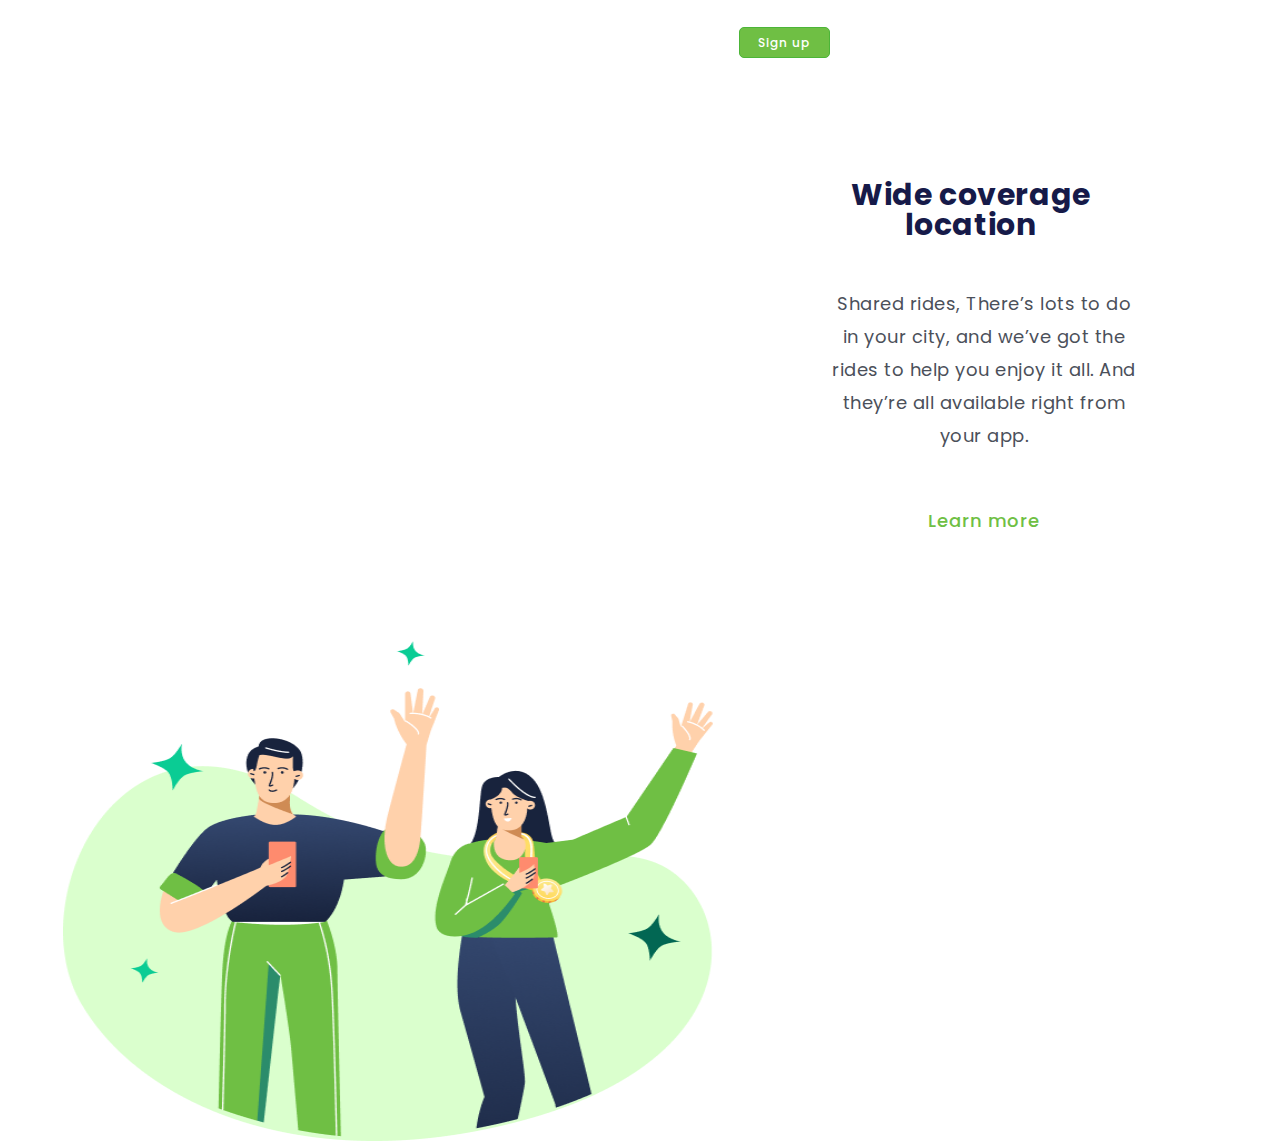
<file: index.html>
<!DOCTYPE html>
<html lang="pt-br">

<head>
    <meta charset="UTF-8">
    <meta name="viewport" content="width=device-width, initial-scale=1.0">
    <link rel="stylesheet" href="Desafio.css">
    <link href="https://fonts.googleapis.com/css2?family=Poppins:wght@400;500;700&display=swap" rel="stylesheet">
    <title>Wide coverage location - (Projeto)</title>
</head>

<body>
    <header>
        <a class="link-header">Products</a>
        <a class="link-header">Company</a>
        <a class="link-header">Blog</a>
        <a class="link-header">Log in</a>
        <button>Sign up</button>
    </header>
    <main>
    <img class="image" src="(Positive) Congratulation You get 40 point for your ride.png" alt="positive-wide">
    <section>
        <h1 class="text">Wide coverage location</h1>
        <p class="parag">Shared rides, There’s lots to do in your city, and we’ve got the rides to help you enjoy it
            all. And they’re all available right from your app.</p>
        <a id="link">Learn more</a>
    </section>
    
    </main>
</body>

</html>
</file>
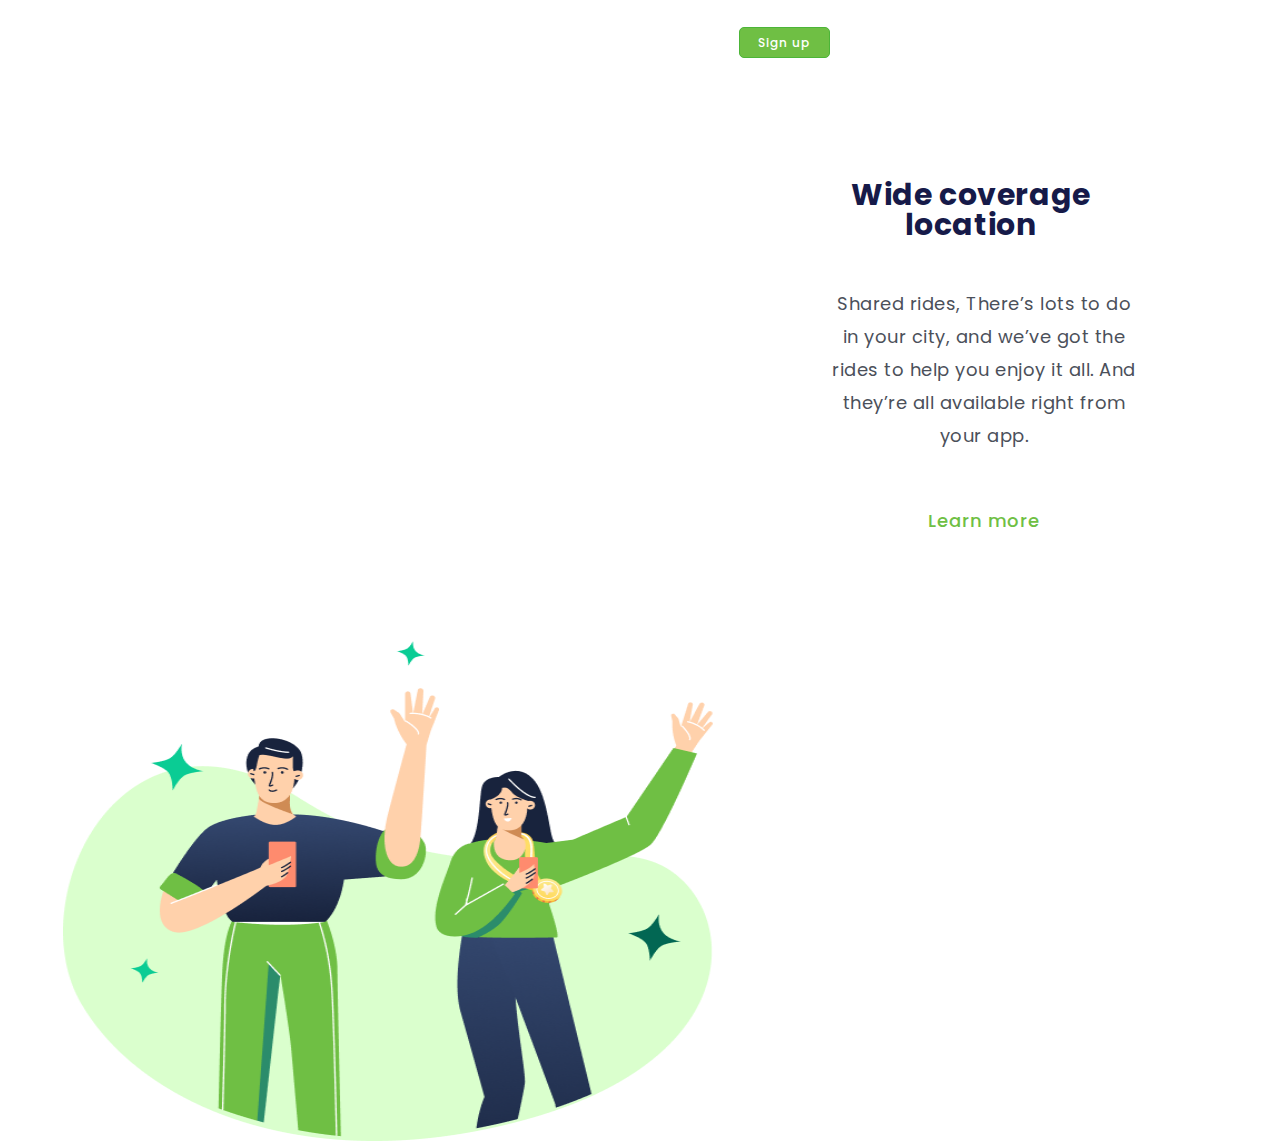
<file: Desafio.html>
<!DOCTYPE html>
<html lang="pt-br">

<head>
    <meta charset="UTF-8">
    <meta name="viewport" content="width=device-width, initial-scale=1.0">
    <link rel="stylesheet" href="Desafio.css">
    <link href="https://fonts.googleapis.com/css2?family=Poppins:wght@400;500;700&display=swap" rel="stylesheet">
    <title>Wide coverage location - (Projeto)</title>
</head>

<body>
    <header>
        <a class="link-header">Products</a>
        <a class="link-header">Company</a>
        <a class="link-header">Blog</a>
        <a class="link-header">Log in</a>
        <button>Sign up</button>
    </header>
    <main>
    <img class="image" src="(Positive) Congratulation You get 40 point for your ride.png" alt="positive-wide">
    <section>
        <h1 class="text">Wide coverage location</h1>
        <p class="parag">Shared rides, There’s lots to do in your city, and we’ve got the rides to help you enjoy it
            all. And they’re all available right from your app.</p>
        <a id="link">Learn more</a>
    </section>
    </main>
</body>

</html>
</file>
<file: Desafio.css>
* {
    font-family: 'Poppins', sans-serif;
    margin: 0;
    padding: 0;
    box-sizing: border-box;
}

header {
    margin: 47px 36px 0 42px;
}

.link-header {
    font-weight: 400;
    line-height: 21px;
    font-size: 14px;
    letter-spacing: 0.88px;
    align-content: center;
    margin-right: 32px;
    color: #17233D;
    cursor: pointer;
}

button {
    font-weight: 500;
    font-size: 15px;
    line-height: 24px;
    letter-spacing: 1px;
    background: #6FBF44;
    color: #ffff;
    border: 1px solid #4CB538;
    Width: 124px;
    height: 51px;
    border-radius: 5px;
}

.image {
    margin: 163px 83px -50px 121px;
    width: 595px;
    height: 500px;
}

.text {
    font-weight: 700px;
    font-size: 62px;
    line-height: 82px;
    letter-spacing: 0.6px;
    color: #161A49;
    width: 582px;
    height: 164px;
}

.parag {
    font-weight: 400px;
    font-size: 18px;
    line-height: 33px;
    letter-spacing: 0.5px;
    color: #4B505A;
    margin-top: 47px;
    margin-bottom: 55px;
    width: 493px;
    height: 99px;
}

#link {
    font-weight: 500px;
    font-size: 18px;
    line-height: 27px;
    letter-spacing: 1px;
    color: #6FBF44;
    cursor: pointer;
    width: 112px;
    height: 27px;
}


section {
    display: inline-block;
}

@media screen and (max-width:1385px) {

    header {
        text-align: right;
        position: relative;
        left: 110%;
        bottom: 20px;
    }

    .link-header {
        display: none;
    }

    button {
        width: 91px;
        height: 31px;
        font-size: 12px;
        font-style: normal;
        font-weight: 500;
        line-height: 18px;
        letter-spacing: 1px;
        position: relative;
        left: 15%;
    }

    section {
        position: absolute;
        bottom: 400px;
        top: 20%;
        left: 65%;
        text-align: center;
    }

    .image {
        width: 170%;
        position: relative;
        top: 400px;
        right: 15%;
    }

    .parag {
        Width: 304px;
        Height: 165px;
        font-weight: 400;
        font-size: 18px;
        line-height: 33px;
        letter-spacing: 0.5px;
        position: relative;
    }

    .text {
        font-weight: 700;
        font-size: 30px;
        line-height: 30px;
        letter-spacing: 0.6px;
        Width: 278px;
        Height: 60px;
    }

    #link {
        font-weight: 500;
        font-size: 18px;
        line-height: 27px;
        letter-spacing: 1px;
        Width: 112px;
        Height: 27px;
    }

body {
    width: 390px;
    height: 800px;
}

button:active {
    color: #4B505A;
}

}
</file>
